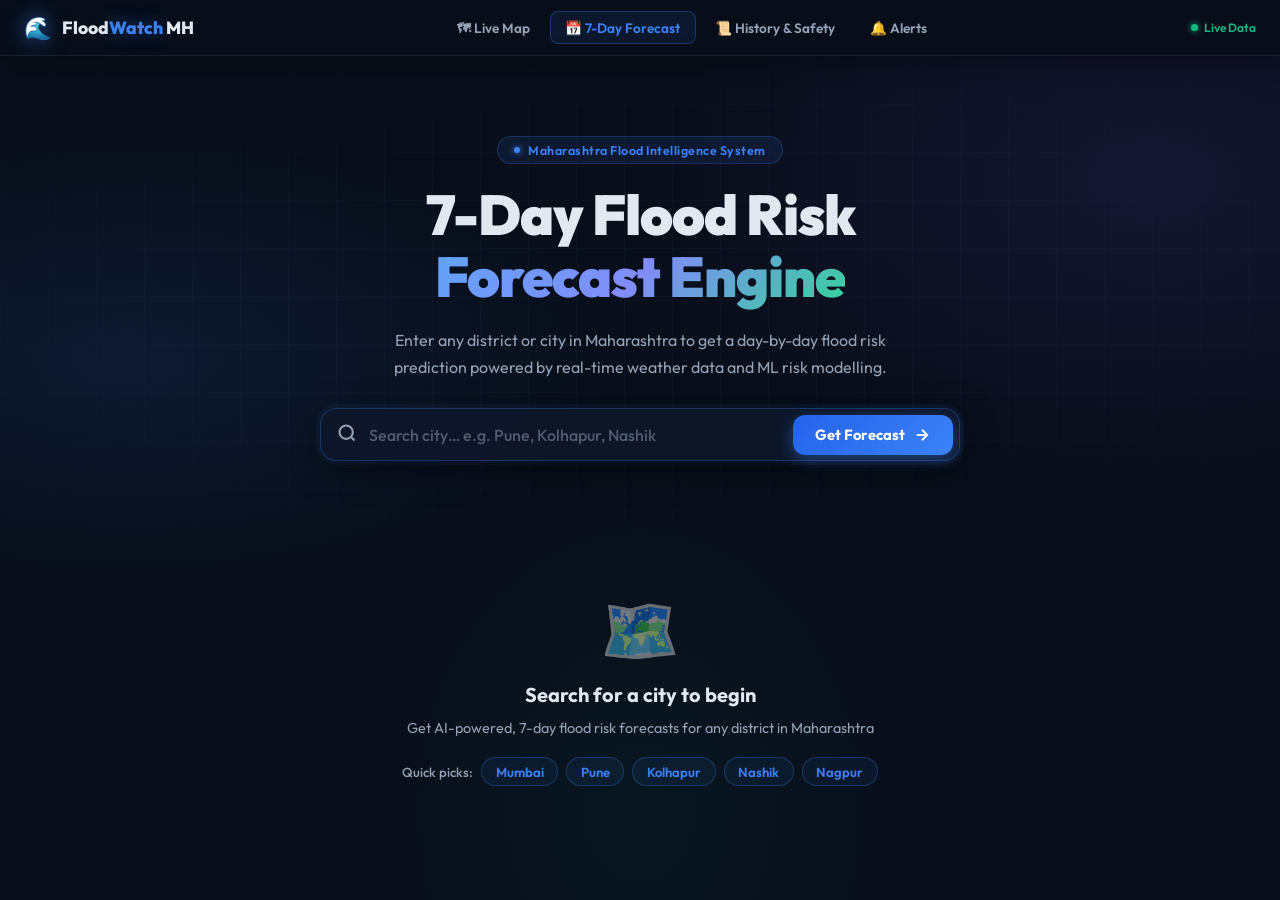
<file: templates/forecast.html>
<!DOCTYPE html>
<html lang="en">

<head>
    <meta charset="UTF-8" />
    <meta name="viewport" content="width=device-width, initial-scale=1.0" />
    <title>7-Day Flood Forecast — FloodWatch MH</title>
    <link rel="preconnect" href="https://fonts.googleapis.com" />
    <link rel="preconnect" href="https://fonts.gstatic.com" crossorigin />
    <link href="https://fonts.googleapis.com/css2?family=Outfit:wght@300;400;500;600;700;800;900&display=swap"
        rel="stylesheet" />
    <link rel="stylesheet" href="/static/css/forecast.css" />
</head>

<body>

    <nav class="navbar">
        <div class="nav-brand">
            <span class="nav-logo">🌊</span>
            <span class="nav-title">Flood<span>Watch</span> MH</span>
        </div>
        <div class="nav-links">
            <a href="/" class="nav-link">🗺 Live Map</a>
            <a href="/forecast" class="nav-link active">📅 7-Day Forecast</a>
            <a href="/history" class="nav-link">📜 History & Safety</a>
            <a href="/alerts" class="nav-link">🔔 Alerts</a>
        </div>
        <div class="nav-status">
            <span class="status-dot"></span> Live Data
        </div>
    </nav>

    <section class="hero-section">
        <div class="hero-bg-grid"></div>
        <div class="hero-content">
            <div class="hero-badge">
                <span class="badge-dot"></span>
                Maharashtra Flood Intelligence System
            </div>
            <h1 class="hero-title">
                7-Day Flood Risk<br />
                <span class="gradient-text">Forecast Engine</span>
            </h1>
            <p class="hero-sub">Enter any district or city in Maharashtra to get a day-by-day flood risk prediction
                powered by real-time weather data and ML risk modelling.</p>

            <div class="search-container">
                <div class="search-wrap">
                    <div class="search-icon">
                        <svg width="20" height="20" viewBox="0 0 24 24" fill="none" stroke="currentColor"
                            stroke-width="2.5">
                            <circle cx="11" cy="11" r="8" />
                            <line x1="21" y1="21" x2="16.65" y2="16.65" />
                        </svg>
                    </div>
                    <input type="text" id="cityInput" placeholder="Search city… e.g. Pune, Kolhapur, Nashik"
                        autocomplete="off" />
                    <button id="forecastBtn" class="forecast-btn">
                        <span id="btnText">Get Forecast</span>
                        <svg id="btnIcon" width="18" height="18" viewBox="0 0 24 24" fill="none" stroke="currentColor"
                            stroke-width="2.5">
                            <line x1="5" y1="12" x2="19" y2="12" />
                            <polyline points="12 5 19 12 12 19" />
                        </svg>
                        <div id="btnSpinner" class="btn-spinner hidden"></div>
                    </button>
                </div>
                <div id="suggestions" class="suggestions hidden"></div>
                <p id="searchError" class="search-error hidden">⚠ City not found. Try a different name.</p>
            </div>
        </div>
    </section>

    <section id="forecastSection" class="forecast-section hidden">
        <div class="city-summary-bar">
            <div class="csb-left">
                <span class="csb-icon">📍</span>
                <div>
                    <h2 id="cityName" class="csb-city">—</h2>
                    <p class="csb-meta">Maharashtra · Next 7 Days</p>
                </div>
            </div>
            <div class="csb-chips" id="summaryChips"></div>
            <div class="csb-right">
                <span id="overallBadge" class="overall-badge">—</span>
            </div>
        </div>

        <div class="forecast-grid" id="forecastGrid"></div>

        <div class="chart-section">
            <div class="chart-header">
                <h3>Risk Trend Over 7 Days</h3>
                <div class="chart-legend">
                    <span class="leg-item"><span class="leg-dot high"></span> High</span>
                    <span class="leg-item"><span class="leg-dot moderate"></span> Moderate</span>
                    <span class="leg-item"><span class="leg-dot low"></span> Low</span>
                </div>
            </div>
            <div class="chart-container">
                <canvas id="riskChart"></canvas>
            </div>
        </div>

        <div class="detail-table-section">
            <h3>Detailed Weather Parameters</h3>
            <div class="table-wrap">
                <table class="detail-table">
                    <thead>
                        <tr>
                            <th>Day</th>
                            <th>🌧 Rain (mm)</th>
                            <th>🌡 Temp (°C)</th>
                            <th>💧 Humidity (%)</th>
                            <th>🏞 River Level (m)</th>
                            <th>🌱 Soil Moisture (%)</th>
                            <th>💨 Wind (km/h)</th>
                            <th>Risk %</th>
                            <th>Severity</th>
                        </tr>
                    </thead>
                    <tbody id="tableBody"></tbody>
                </table>
            </div>
        </div>

        <div id="recommendationPanel" class="recommendation-panel"></div>
    </section>

    <div id="emptyState" class="empty-state">
        <div class="empty-icon">🗺️</div>
        <h3>Search for a city to begin</h3>
        <p>Get AI-powered, 7-day flood risk forecasts for any district in Maharashtra</p>
        <div class="quick-cities">
            <span class="qc-label">Quick picks:</span>
            <button class="qc-btn" onclick="quickSearch('Mumbai')">Mumbai</button>
            <button class="qc-btn" onclick="quickSearch('Pune')">Pune</button>
            <button class="qc-btn" onclick="quickSearch('Kolhapur')">Kolhapur</button>
            <button class="qc-btn" onclick="quickSearch('Nashik')">Nashik</button>
            <button class="qc-btn" onclick="quickSearch('Nagpur')">Nagpur</button>
        </div>
    </div>

    <script src="/static/js/forecast.js"></script>
</body>

</html>
</file>
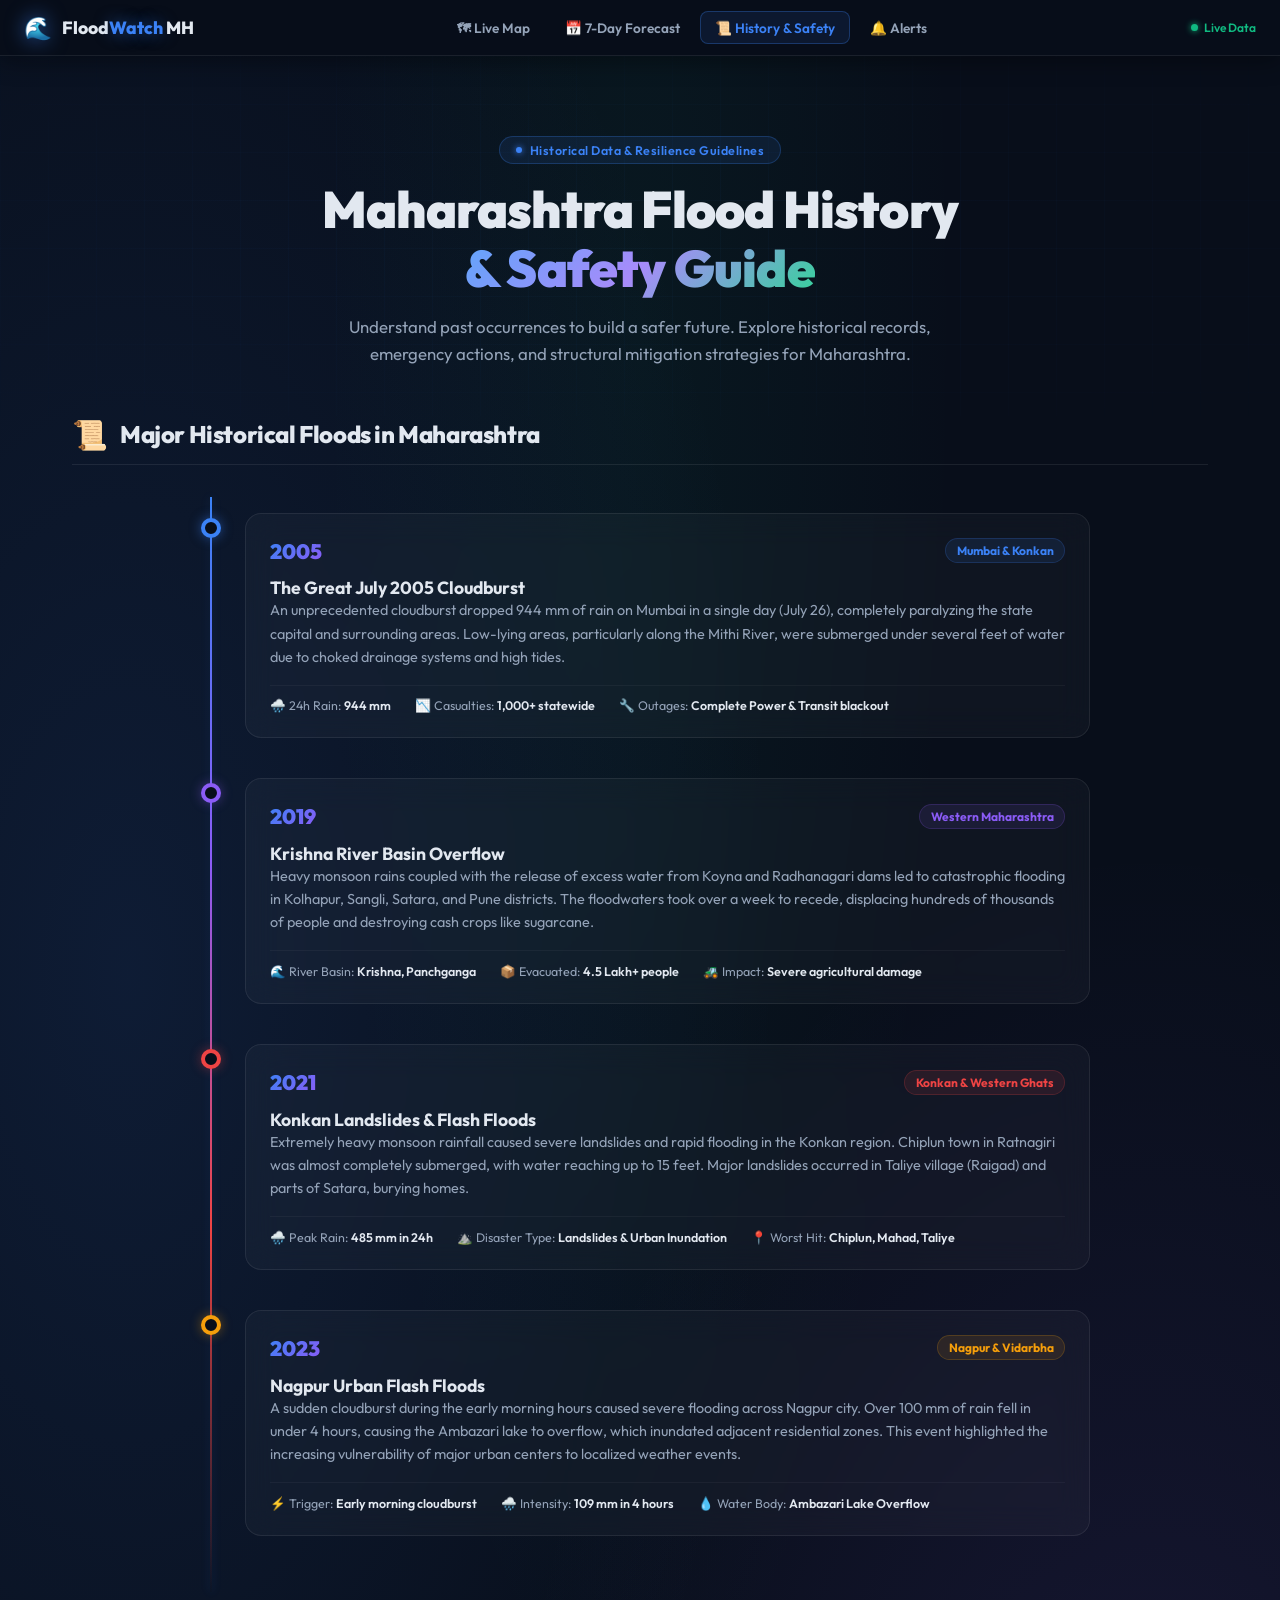
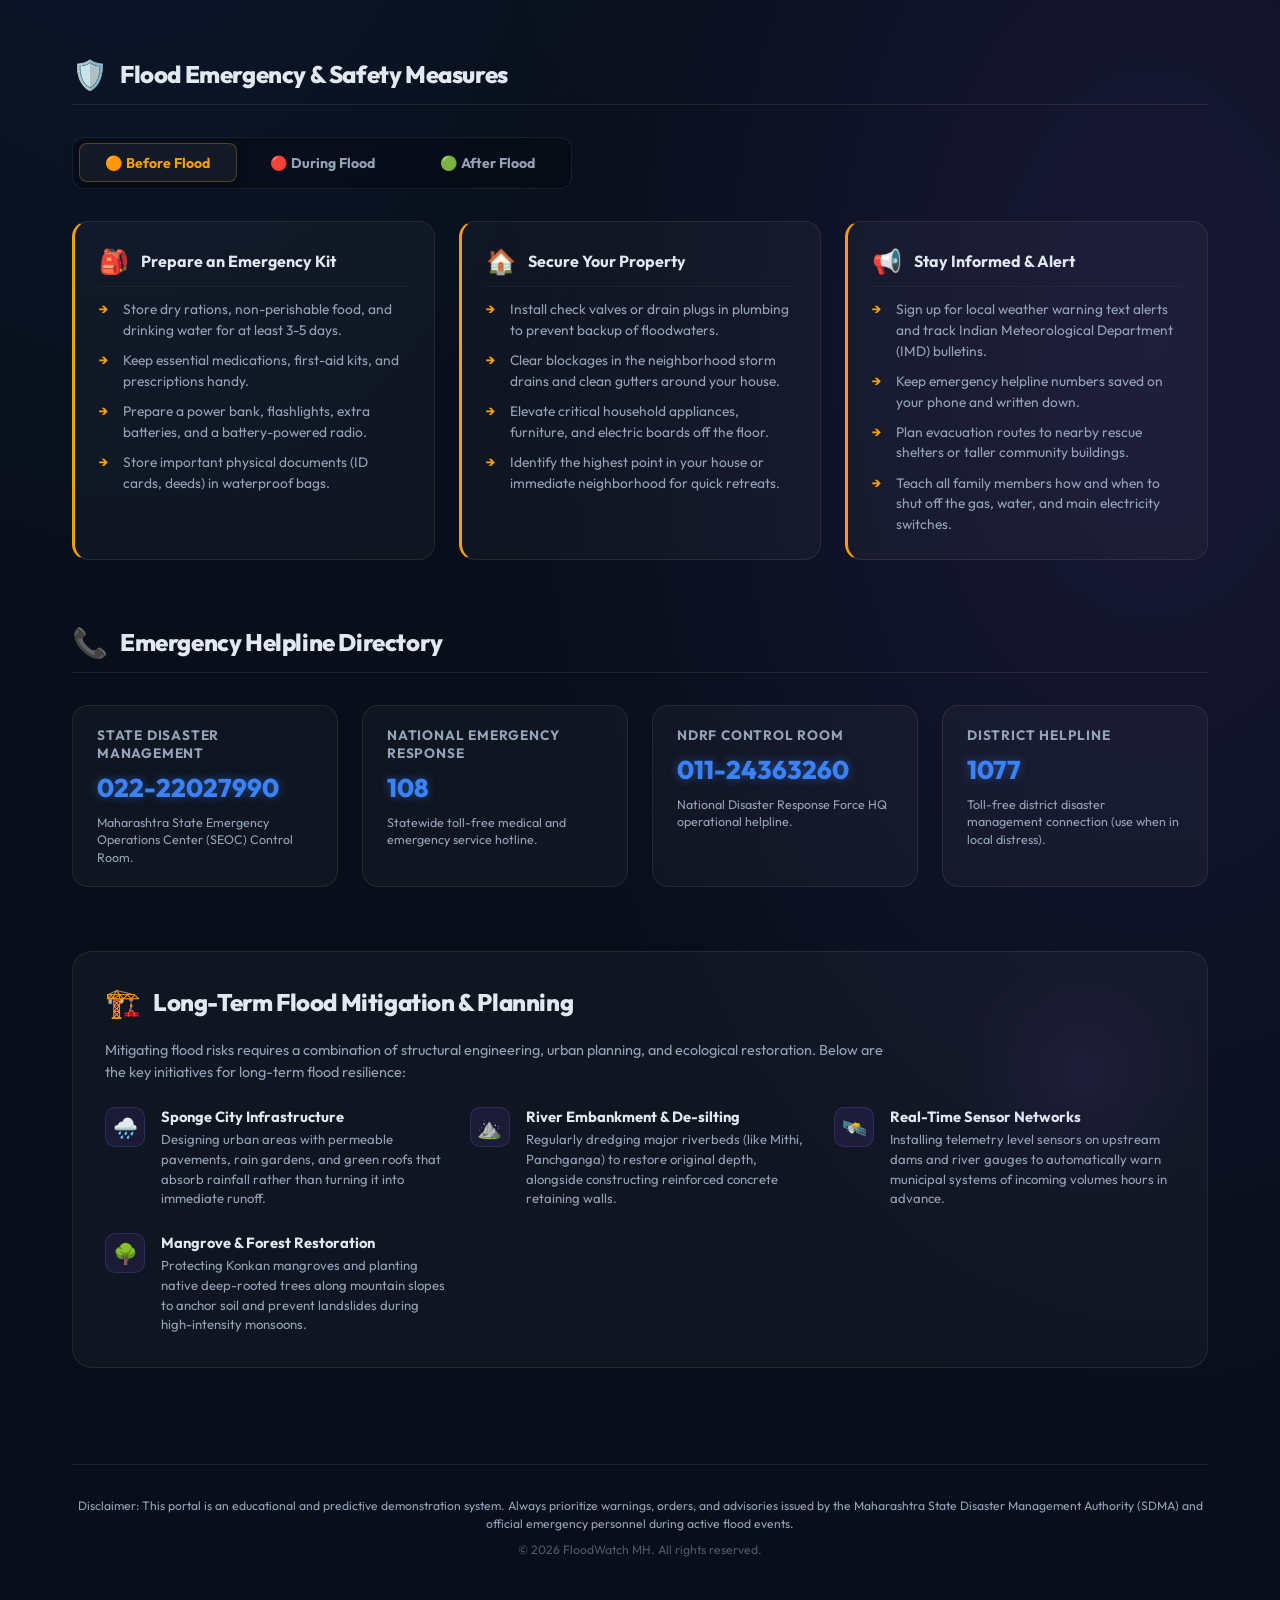
<file: templates/history.html>
<!DOCTYPE html>
<html lang="en">

<head>
    <meta charset="UTF-8" />
    <meta name="viewport" content="width=device-width, initial-scale=1.0" />
    <title>Flood History & Safety Guide — FloodWatch MH</title>
    <link rel="preconnect" href="https://fonts.googleapis.com" />
    <link rel="preconnect" href="https://fonts.gstatic.com" crossorigin />
    <link href="https://fonts.googleapis.com/css2?family=Outfit:wght@300;400;500;600;700;800;900&display=swap"
        rel="stylesheet" />
    <link rel="stylesheet" href="/static/css/history.css" />
</head>

<body>

    <!-- Navbar -->
    <nav class="navbar">
        <div class="nav-brand">
            <span class="nav-logo">🌊</span>
            <span class="nav-title">Flood<span>Watch</span> MH</span>
        </div>
        <div class="nav-links">
            <a href="/" class="nav-link">🗺 Live Map</a>
            <a href="/forecast" class="nav-link">📅 7-Day Forecast</a>
            <a href="/history" class="nav-link active">📜 History & Safety</a>
            <a href="/alerts" class="nav-link">🔔 Alerts</a>
        </div>
        <div class="nav-status">
            <span class="status-dot"></span> Live Data
        </div>
    </nav>

    <!-- Hero Section -->
    <section class="history-hero">
        <div class="hero-bg-grid"></div>
        <div class="hero-content">
            <div class="hero-badge">
                <span class="badge-dot"></span>
                Historical Data & Resilience Guidelines
            </div>
            <h1 class="hero-title">
                Maharashtra Flood History<br />
                <span class="gradient-text">&amp; Safety Guide</span>
            </h1>
            <p class="hero-sub">Understand past occurrences to build a safer future. Explore historical records, 
                emergency actions, and structural mitigation strategies for Maharashtra.</p>
        </div>
    </section>

    <!-- Main Content Grid -->
    <div class="content-container">

        <!-- 1. Maharashtra Flood History Timeline -->
        <section class="timeline-section">
            <div class="section-header">
                <span class="section-icon">📜</span>
                <h2>Major Historical Floods in Maharashtra</h2>
            </div>
            
            <div class="timeline">
                <!-- 2005 Floods -->
                <div class="timeline-item">
                    <div class="timeline-dot"></div>
                    <div class="timeline-card">
                        <div class="timeline-header">
                            <span class="timeline-year">2005</span>
                            <span class="timeline-location">Mumbai & Konkan</span>
                        </div>
                        <h3 class="timeline-title">The Great July 2005 Cloudburst</h3>
                        <p class="timeline-desc">An unprecedented cloudburst dropped 944 mm of rain on Mumbai in a single day (July 26), 
                            completely paralyzing the state capital and surrounding areas. Low-lying areas, particularly along the Mithi River, 
                            were submerged under several feet of water due to choked drainage systems and high tides.</p>
                        <div class="timeline-stats">
                            <span class="t-stat">🌧️ 24h Rain: <strong>944 mm</strong></span>
                            <span class="t-stat">📉 Casualties: <strong>1,000+ statewide</strong></span>
                            <span class="t-stat">🔧 Outages: <strong>Complete Power & Transit blackout</strong></span>
                        </div>
                    </div>
                </div>

                <!-- 2019 Floods -->
                <div class="timeline-item">
                    <div class="timeline-dot"></div>
                    <div class="timeline-card">
                        <div class="timeline-header">
                            <span class="timeline-year">2019</span>
                            <span class="timeline-location">Western Maharashtra</span>
                        </div>
                        <h3 class="timeline-title">Krishna River Basin Overflow</h3>
                        <p class="timeline-desc">Heavy monsoon rains coupled with the release of excess water from Koyna and Radhanagari dams 
                            led to catastrophic flooding in Kolhapur, Sangli, Satara, and Pune districts. The floodwaters took over a week to recede, 
                            displacing hundreds of thousands of people and destroying cash crops like sugarcane.</p>
                        <div class="timeline-stats">
                            <span class="t-stat">🌊 River Basin: <strong>Krishna, Panchganga</strong></span>
                            <span class="t-stat">📦 Evacuated: <strong>4.5 Lakh+ people</strong></span>
                            <span class="t-stat">🚜 Impact: <strong>Severe agricultural damage</strong></span>
                        </div>
                    </div>
                </div>

                <!-- 2021 Floods -->
                <div class="timeline-item">
                    <div class="timeline-dot"></div>
                    <div class="timeline-card">
                        <div class="timeline-header">
                            <span class="timeline-year">2021</span>
                            <span class="timeline-location">Konkan & Western Ghats</span>
                        </div>
                        <h3 class="timeline-title">Konkan Landslides & Flash Floods</h3>
                        <p class="timeline-desc">Extremely heavy monsoon rainfall caused severe landslides and rapid flooding in the Konkan region. 
                            Chiplun town in Ratnagiri was almost completely submerged, with water reaching up to 15 feet. 
                            Major landslides occurred in Taliye village (Raigad) and parts of Satara, burying homes.</p>
                        <div class="timeline-stats">
                            <span class="t-stat">🌧️ Peak Rain: <strong>485 mm in 24h</strong></span>
                            <span class="t-stat">⛰️ Disaster Type: <strong>Landslides & Urban Inundation</strong></span>
                            <span class="t-stat">📍 Worst Hit: <strong>Chiplun, Mahad, Taliye</strong></span>
                        </div>
                    </div>
                </div>

                <!-- 2023 Floods -->
                <div class="timeline-item">
                    <div class="timeline-dot"></div>
                    <div class="timeline-card">
                        <div class="timeline-header">
                            <span class="timeline-year">2023</span>
                            <span class="timeline-location">Nagpur & Vidarbha</span>
                        </div>
                        <h3 class="timeline-title">Nagpur Urban Flash Floods</h3>
                        <p class="timeline-desc">A sudden cloudburst during the early morning hours caused severe flooding across Nagpur city. 
                            Over 100 mm of rain fell in under 4 hours, causing the Ambazari lake to overflow, which inundated adjacent residential zones. 
                            This event highlighted the increasing vulnerability of major urban centers to localized weather events.</p>
                        <div class="timeline-stats">
                            <span class="t-stat">⚡ Trigger: <strong>Early morning cloudburst</strong></span>
                            <span class="t-stat">🌧️ Intensity: <strong>109 mm in 4 hours</strong></span>
                            <span class="t-stat">💧 Water Body: <strong>Ambazari Lake Overflow</strong></span>
                        </div>
                    </div>
                </div>
            </div>
        </section>

        <!-- 2. Safety Guidelines Dashboard -->
        <section class="safety-section">
            <div class="section-header">
                <span class="section-icon">🛡️</span>
                <h2>Flood Emergency & Safety Measures</h2>
            </div>

            <!-- Tabs -->
            <div class="safety-tabs">
                <button class="safety-tab active" data-phase="before" onclick="switchPhase('before')">🟠 Before Flood</button>
                <button class="safety-tab" data-phase="during" onclick="switchPhase('during')">🔴 During Flood</button>
                <button class="safety-tab" data-phase="after" onclick="switchPhase('after')">🟢 After Flood</button>
            </div>

            <!-- Tab 1: Before -->
            <div id="panel-before" class="safety-panel panel-before active">
                <div class="safety-card">
                    <div class="safety-card-header">
                        <span class="safety-card-icon">🎒</span>
                        <h3 class="safety-card-title">Prepare an Emergency Kit</h3>
                    </div>
                    <ul class="safety-list">
                        <li>Store dry rations, non-perishable food, and drinking water for at least 3-5 days.</li>
                        <li>Keep essential medications, first-aid kits, and prescriptions handy.</li>
                        <li>Prepare a power bank, flashlights, extra batteries, and a battery-powered radio.</li>
                        <li>Store important physical documents (ID cards, deeds) in waterproof bags.</li>
                    </ul>
                </div>
                <div class="safety-card">
                    <div class="safety-card-header">
                        <span class="safety-card-icon">🏠</span>
                        <h3 class="safety-card-title">Secure Your Property</h3>
                    </div>
                    <ul class="safety-list">
                        <li>Install check valves or drain plugs in plumbing to prevent backup of floodwaters.</li>
                        <li>Clear blockages in the neighborhood storm drains and clean gutters around your house.</li>
                        <li>Elevate critical household appliances, furniture, and electric boards off the floor.</li>
                        <li>Identify the highest point in your house or immediate neighborhood for quick retreats.</li>
                    </ul>
                </div>
                <div class="safety-card">
                    <div class="safety-card-header">
                        <span class="safety-card-icon">📢</span>
                        <h3 class="safety-card-title">Stay Informed & Alert</h3>
                    </div>
                    <ul class="safety-list">
                        <li>Sign up for local weather warning text alerts and track Indian Meteorological Department (IMD) bulletins.</li>
                        <li>Keep emergency helpline numbers saved on your phone and written down.</li>
                        <li>Plan evacuation routes to nearby rescue shelters or taller community buildings.</li>
                        <li>Teach all family members how and when to shut off the gas, water, and main electricity switches.</li>
                    </ul>
                </div>
            </div>

            <!-- Tab 2: During -->
            <div id="panel-during" class="safety-panel panel-during">
                <div class="safety-card">
                    <div class="safety-card-header">
                        <span class="safety-card-icon">⚠️</span>
                        <h3 class="safety-card-title">Evacuate Immediately</h3>
                    </div>
                    <ul class="safety-list">
                        <li>If authorities declare evacuation protocols, leave your premises immediately. Do not delay.</li>
                        <li>Shut off main power grids and gas cylinders before locking up your house.</li>
                        <li>Travel along designated evacuation paths. Do not take shortcuts through unfamiliar paths.</li>
                        <li>Move pets to secure elevations and release livestock from enclosures.</li>
                    </ul>
                </div>
                <div class="safety-card">
                    <div class="safety-card-header">
                        <span class="safety-card-icon">🚷</span>
                        <h3 class="safety-card-title">Avoid Moving Waters</h3>
                    </div>
                    <ul class="safety-list">
                        <li>Do not walk, swim, or drive through moving water. Just 6 inches of fast water can knock you down.</li>
                        <li>Avoid driving onto flooded roads. Vehicles can easily float away in 1-2 feet of water.</li>
                        <li>If your vehicle stalls in rapidly rising water, abandon it immediately and seek higher ground.</li>
                        <li>Stay clear of riverbanks, bridges over high currents, and open stormwater drains.</li>
                    </ul>
                </div>
                <div class="safety-card">
                    <div class="safety-card-header">
                        <span class="safety-card-icon">⚡</span>
                        <h3 class="safety-card-title">Electrical & Health Risks</h3>
                    </div>
                    <ul class="safety-list">
                        <li>Never touch electrical equipment if you are wet, standing in water, or near fallen power lines.</li>
                        <li>Avoid walking through floodwater with open wounds, as it contains chemical runoff and sewage.</li>
                        <li>Do not consume any food that has come in contact with floodwaters.</li>
                        <li>Drink only bottled, boiled, or chemically treated water during active emergency events.</li>
                    </ul>
                </div>
            </div>

            <!-- Tab 3: After -->
            <div id="panel-after" class="safety-panel panel-after">
                <div class="safety-card">
                    <div class="safety-card-header">
                        <span class="safety-card-icon">🔍</span>
                        <h3 class="safety-card-title">Inspect Before Entering</h3>
                    </div>
                    <ul class="safety-list">
                        <li>Do not return home until emergency officials state it is safe to do so.</li>
                        <li>Inspect the foundation, walls, and roof structure for physical damage before entering.</li>
                        <li>Do not turn on electrical systems if you smell gas or if electrical wiring was submerged.</li>
                        <li>Photograph property damage to help with eventual insurance claims and disaster relief.</li>
                    </ul>
                </div>
                <div class="safety-card">
                    <div class="safety-card-header">
                        <span class="safety-card-icon">🧼</span>
                        <h3 class="safety-card-title">Sanitize & Clean</h3>
                    </div>
                    <ul class="safety-list">
                        <li>Clean and disinfect everything that got wet. Submerged silt contains biological pathogens.</li>
                        <li>Discard dry food, medicine, and cosmetics that touched floodwater.</li>
                        <li>Wear heavy rubber gloves and boots while clearing mud and sanitizing surfaces.</li>
                        <li>Be on the lookout for reptiles or rodents that may have entered building interiors for dry shelter.</li>
                    </ul>
                </div>
                <div class="safety-card">
                    <div class="safety-card-header">
                        <span class="safety-card-icon">📈</span>
                        <h3 class="safety-card-title">Monitor Health & Disease</h3>
                    </div>
                    <ul class="safety-list">
                        <li>Watch for signs of waterborne diseases (cholera, typhoid) and vector diseases (dengue, malaria).</li>
                        <li>Ensure stagnant water pools around your property are drained or treated to prevent mosquito breeding.</li>
                        <li>Maintain personal hygiene and wash hands thoroughly with clean water and soap.</li>
                        <li>Seek immediate medical help at relief centers if you show symptoms of fever or skin infections.</li>
                    </ul>
                </div>
            </div>
        </section>

        <!-- 3. Emergency Helpline Center -->
        <section class="helpline-section">
            <div class="section-header">
                <span class="section-icon">📞</span>
                <h2>Emergency Helpline Directory</h2>
            </div>
            <div class="helpline-grid">
                <div class="helpline-card">
                    <span class="helpline-title">State Disaster Management</span>
                    <span class="helpline-num">022-22027990</span>
                    <p class="helpline-desc">Maharashtra State Emergency Operations Center (SEOC) Control Room.</p>
                </div>
                <div class="helpline-card">
                    <span class="helpline-title">National Emergency Response</span>
                    <span class="helpline-num">108</span>
                    <p class="helpline-desc">Statewide toll-free medical and emergency service hotline.</p>
                </div>
                <div class="helpline-card">
                    <span class="helpline-title">NDRF Control Room</span>
                    <span class="helpline-num">011-24363260</span>
                    <p class="helpline-desc">National Disaster Response Force HQ operational helpline.</p>
                </div>
                <div class="helpline-card">
                    <span class="helpline-title">District Helpline</span>
                    <span class="helpline-num">1077</span>
                    <p class="helpline-desc">Toll-free district disaster management connection (use when in local distress).</p>
                </div>
            </div>
        </section>

        <!-- 4. Long-Term Mitigation Strategies -->
        <section class="mitigation-section">
            <div class="section-header" style="border: none; margin-bottom: 0.5rem;">
                <span class="section-icon">🏗️</span>
                <h2>Long-Term Flood Mitigation & Planning</h2>
            </div>
            <p style="font-size: 0.9rem; color: var(--text-secondary); line-height: 1.5; max-width: 800px;">
                Mitigating flood risks requires a combination of structural engineering, urban planning, and ecological restoration. 
                Below are the key initiatives for long-term flood resilience:
            </p>
            <div class="mitigation-grid">
                <div class="mitigation-item">
                    <div class="mitigation-badge">🌧️</div>
                    <div class="mitigation-text">
                        <h4>Sponge City Infrastructure</h4>
                        <p>Designing urban areas with permeable pavements, rain gardens, and green roofs that absorb rainfall rather than turning it into immediate runoff.</p>
                    </div>
                </div>
                <div class="mitigation-item">
                    <div class="mitigation-badge">⛰️</div>
                    <div class="mitigation-text">
                        <h4>River Embankment & De-silting</h4>
                        <p>Regularly dredging major riverbeds (like Mithi, Panchganga) to restore original depth, alongside constructing reinforced concrete retaining walls.</p>
                    </div>
                </div>
                <div class="mitigation-item">
                    <div class="mitigation-badge">🛰️</div>
                    <div class="mitigation-text">
                        <h4>Real-Time Sensor Networks</h4>
                        <p>Installing telemetry level sensors on upstream dams and river gauges to automatically warn municipal systems of incoming volumes hours in advance.</p>
                    </div>
                </div>
                <div class="mitigation-item">
                    <div class="mitigation-badge">🌳</div>
                    <div class="mitigation-text">
                        <h4>Mangrove & Forest Restoration</h4>
                        <p>Protecting Konkan mangroves and planting native deep-rooted trees along mountain slopes to anchor soil and prevent landslides during high-intensity monsoons.</p>
                    </div>
                </div>
            </div>
        </section>

        <!-- Disclaimer -->
        <footer class="footer-disclaimer">
            <p>Disclaimer: This portal is an educational and predictive demonstration system. 
                Always prioritize warnings, orders, and advisories issued by the Maharashtra State Disaster Management Authority (SDMA) 
                and official emergency personnel during active flood events.</p>
            <p style="margin-top: 0.5rem; opacity: 0.5;">© 2026 FloodWatch MH. All rights reserved.</p>
        </footer>

    </div>

    <!-- Script to toggle safety tabs -->
    <script>
        function switchPhase(phase) {
            // Remove active classes
            document.querySelectorAll('.safety-tab').forEach(tab => {
                tab.classList.remove('active');
            });
            document.querySelectorAll('.safety-panel').forEach(panel => {
                panel.classList.remove('active');
            });

            // Add active classes to selected
            const activeTab = document.querySelector(`.safety-tab[data-phase="${phase}"]`);
            const activePanel = document.getElementById(`panel-${phase}`);

            if (activeTab && activePanel) {
                activeTab.classList.add('active');
                activePanel.classList.add('active');
            }
        }
    </script>
</body>

</html>
</file>
<file: static/css/forecast.css>
:root {
    --bg-main: #080e1a;
    --bg-secondary: #0f172a;
    --glass-bg: rgba(255, 255, 255, 0.03);
    --glass-border: rgba(255, 255, 255, 0.08);
    --text-primary: #e2e8f0;
    --text-secondary: #94a3b8;
    --accent-blue: #3b82f6;
    --accent-glow: rgba(59, 130, 246, 0.5);
    --risk-low: #10b981;
    --risk-moderate: #f59e0b;
    --risk-high: #ef4444;
}

*,
*::before,
*::after {
    margin: 0;
    padding: 0;
    box-sizing: border-box;
    font-family: 'Outfit', sans-serif;
}

html {
    scroll-behavior: smooth;
}

body {
    background-color: var(--bg-main);
    color: var(--text-primary);
    min-height: 100vh;
    background-image:
        radial-gradient(ellipse at 10% 40%, rgba(59, 130, 246, 0.10), transparent 30%),
        radial-gradient(ellipse at 90% 20%, rgba(139, 92, 246, 0.10), transparent 30%),
        radial-gradient(ellipse at 50% 90%, rgba(16, 185, 129, 0.05), transparent 30%);
    overflow-x: hidden;
}

/* Navbar */
.navbar {
    position: sticky;
    top: 0;
    z-index: 9999;
    height: 56px;
    display: flex;
    align-items: center;
    justify-content: space-between;
    padding: 0 1.5rem;
    background: rgba(8, 14, 26, 0.92);
    backdrop-filter: blur(20px);
    border-bottom: 1px solid var(--glass-border);
    box-shadow: 0 4px 24px rgba(0, 0, 0, 0.4);
}

.nav-brand {
    display: flex;
    align-items: center;
    gap: 0.6rem;
}

.nav-logo {
    font-size: 1.4rem;
    filter: drop-shadow(0 0 10px rgba(59, 130, 246, 0.6));
}

.nav-title {
    font-size: 1.1rem;
    font-weight: 800;
    color: var(--text-primary);
}

.nav-title span {
    color: var(--accent-blue);
    text-shadow: 0 0 16px var(--accent-glow);
}

.nav-links {
    display: flex;
    gap: 0.25rem;
}

.nav-link {
    display: flex;
    align-items: center;
    gap: 0.4rem;
    padding: 0.4rem 0.9rem;
    border-radius: 8px;
    font-size: 0.85rem;
    font-weight: 600;
    color: var(--text-secondary);
    text-decoration: none;
    border: 1px solid transparent;
    transition: all 0.2s ease;
}

.nav-link:hover {
    color: var(--text-primary);
    background: rgba(255, 255, 255, 0.06);
    border-color: var(--glass-border);
}

.nav-link.active {
    color: var(--accent-blue);
    background: rgba(59, 130, 246, 0.1);
    border-color: rgba(59, 130, 246, 0.3);
}

.nav-status {
    display: flex;
    align-items: center;
    gap: 0.4rem;
    font-size: 0.75rem;
    font-weight: 600;
    color: #10b981;
}

.status-dot {
    width: 7px;
    height: 7px;
    border-radius: 50%;
    background: #10b981;
    box-shadow: 0 0 6px #10b981;
    animation: blink 2s ease-in-out infinite;
}

@keyframes blink {

    0%,
    100% {
        opacity: 1
    }

    50% {
        opacity: 0.3
    }
}

/* Hero */
.hero-section {
    position: relative;
    padding: 5rem 2rem 4rem;
    text-align: center;
    overflow: hidden;
}

.hero-bg-grid {
    position: absolute;
    inset: 0;
    background-image: linear-gradient(rgba(59, 130, 246, 0.06) 1px, transparent 1px), linear-gradient(90deg, rgba(59, 130, 246, 0.06) 1px, transparent 1px);
    background-size: 48px 48px;
    mask-image: radial-gradient(ellipse 80% 80% at 50% 50%, black, transparent);
    pointer-events: none;
}

.hero-content {
    position: relative;
    z-index: 1;
    max-width: 720px;
    margin: 0 auto;
    display: flex;
    flex-direction: column;
    align-items: center;
    gap: 1.25rem;
}

.hero-badge {
    display: inline-flex;
    align-items: center;
    gap: 0.5rem;
    padding: 0.35rem 1rem;
    border-radius: 20px;
    font-size: 0.78rem;
    font-weight: 600;
    letter-spacing: 0.5px;
    color: var(--accent-blue);
    background: rgba(59, 130, 246, 0.1);
    border: 1px solid rgba(59, 130, 246, 0.25);
}

.badge-dot {
    width: 6px;
    height: 6px;
    border-radius: 50%;
    background: var(--accent-blue);
    box-shadow: 0 0 6px var(--accent-blue);
    animation: blink 2s ease-in-out infinite;
}

.hero-title {
    font-size: clamp(2.2rem, 5vw, 3.5rem);
    font-weight: 900;
    line-height: 1.1;
    letter-spacing: -1px;
}

.gradient-text {
    background: linear-gradient(135deg, #60a5fa 0%, #818cf8 50%, #34d399 100%);
    -webkit-background-clip: text;
    -webkit-text-fill-color: transparent;
    background-clip: text;
}

.hero-sub {
    font-size: 1rem;
    color: var(--text-secondary);
    max-width: 560px;
    line-height: 1.65;
}

/* Search */
.search-container {
    width: 100%;
    max-width: 640px;
    position: relative;
    margin-top: 0.5rem;
}

.search-wrap {
    display: flex;
    align-items: center;
    background: rgba(15, 23, 42, 0.9);
    border: 1px solid rgba(59, 130, 246, 0.3);
    border-radius: 16px;
    padding: 0.35rem 0.35rem 0.35rem 1rem;
    box-shadow: 0 0 0 4px rgba(59, 130, 246, 0.06), 0 8px 32px rgba(0, 0, 0, 0.5);
    transition: border-color 0.2s, box-shadow 0.2s;
}

.search-wrap:focus-within {
    border-color: var(--accent-blue);
    box-shadow: 0 0 0 4px rgba(59, 130, 246, 0.15), 0 8px 32px rgba(0, 0, 0, 0.5);
}

.search-icon {
    color: var(--text-secondary);
    flex-shrink: 0;
}

#cityInput {
    flex: 1;
    background: transparent;
    border: none;
    outline: none;
    color: var(--text-primary);
    font-size: 1rem;
    font-weight: 500;
    padding: 0.6rem 0.75rem;
    min-width: 0;
}

#cityInput::placeholder {
    color: rgba(148, 163, 184, 0.5);
}

.forecast-btn {
    display: flex;
    align-items: center;
    gap: 0.5rem;
    padding: 0.65rem 1.4rem;
    border: none;
    border-radius: 12px;
    cursor: pointer;
    background: linear-gradient(135deg, #2563eb, #3b82f6);
    color: #fff;
    font-size: 0.92rem;
    font-weight: 700;
    box-shadow: 0 4px 16px rgba(59, 130, 246, 0.45);
    transition: all 0.2s ease;
    white-space: nowrap;
    flex-shrink: 0;
}

.forecast-btn:hover {
    background: linear-gradient(135deg, #1d4ed8, #2563eb);
    transform: translateY(-1px);
}

.btn-spinner {
    width: 18px;
    height: 18px;
    border: 2.5px solid rgba(255, 255, 255, 0.35);
    border-top-color: #fff;
    border-radius: 50%;
    animation: spin 0.7s linear infinite;
}

@keyframes spin {
    to {
        transform: rotate(360deg);
    }
}

.suggestions {
    position: absolute;
    top: calc(100% + 8px);
    left: 0;
    right: 0;
    background: var(--bg-secondary);
    border: 1px solid rgba(59, 130, 246, 0.25);
    border-radius: 12px;
    overflow: hidden;
    z-index: 100;
    box-shadow: 0 16px 48px rgba(0, 0, 0, 0.6);
}

.suggestion-item {
    padding: 0.75rem 1.25rem;
    cursor: pointer;
    font-size: 0.92rem;
    color: var(--text-secondary);
    display: flex;
    align-items: center;
    gap: 0.6rem;
    transition: background 0.15s;
}

.suggestion-item:hover {
    background: rgba(59, 130, 246, 0.1);
    color: var(--text-primary);
}

.search-error {
    margin-top: 0.6rem;
    color: var(--risk-high);
    font-size: 0.85rem;
    font-weight: 500;
    text-align: left;
    padding-left: 0.5rem;
}

/* Forecast Section */
.forecast-section {
    max-width: 1300px;
    margin: 0 auto;
    padding: 0 2rem 4rem;
    display: flex;
    flex-direction: column;
    gap: 2rem;
    animation: fadeIn 0.5s ease-out;
}

@keyframes fadeIn {
    from {
        opacity: 0;
        transform: translateY(20px)
    }

    to {
        opacity: 1;
        transform: translateY(0)
    }
}

/* City Summary Bar */
.city-summary-bar {
    display: flex;
    align-items: center;
    gap: 1.5rem;
    flex-wrap: wrap;
    background: var(--glass-bg);
    border: 1px solid var(--glass-border);
    border-radius: 16px;
    padding: 1.25rem 1.5rem;
    backdrop-filter: blur(16px);
}

.csb-left {
    display: flex;
    align-items: center;
    gap: 1rem;
}

.csb-icon {
    font-size: 1.75rem;
}

.csb-city {
    font-size: 1.6rem;
    font-weight: 800;
    letter-spacing: -0.4px;
}

.csb-meta {
    font-size: 0.8rem;
    color: var(--text-secondary);
    margin-top: 0.1rem;
}

.csb-chips {
    display: flex;
    gap: 0.5rem;
    flex-wrap: wrap;
    flex: 1;
}

.csb-chip {
    padding: 0.3rem 0.75rem;
    border-radius: 20px;
    font-size: 0.78rem;
    font-weight: 600;
    border: 1px solid var(--glass-border);
    background: rgba(255, 255, 255, 0.04);
    color: var(--text-secondary);
    white-space: nowrap;
}

.csb-chip strong {
    color: var(--text-primary);
}

.csb-right {
    margin-left: auto;
}

.overall-badge {
    padding: 0.45rem 1.25rem;
    border-radius: 20px;
    font-size: 0.88rem;
    font-weight: 800;
    text-transform: uppercase;
    letter-spacing: 0.5px;
}

.overall-badge.low {
    background: rgba(16, 185, 129, 0.15);
    color: var(--risk-low);
    border: 1px solid rgba(16, 185, 129, 0.4);
}

.overall-badge.moderate {
    background: rgba(245, 158, 11, 0.15);
    color: var(--risk-moderate);
    border: 1px solid rgba(245, 158, 11, 0.4);
}

.overall-badge.high {
    background: rgba(239, 68, 68, 0.15);
    color: var(--risk-high);
    border: 1px solid rgba(239, 68, 68, 0.4);
}

/* 7-Day Grid */
.forecast-grid {
    display: grid;
    grid-template-columns: repeat(7, 1fr);
    gap: 1rem;
}

@media (max-width: 1100px) {
    .forecast-grid {
        grid-template-columns: repeat(4, 1fr);
    }
}

@media (max-width: 700px) {
    .forecast-grid {
        grid-template-columns: repeat(2, 1fr);
    }
}

.day-card {
    background: var(--glass-bg);
    border: 1px solid var(--glass-border);
    border-radius: 16px;
    padding: 1.25rem 1rem;
    display: flex;
    flex-direction: column;
    align-items: center;
    gap: 0.65rem;
    transition: all 0.25s cubic-bezier(0.4, 0, 0.2, 1);
    position: relative;
    overflow: hidden;
    animation: cardIn 0.4s ease-out backwards;
}

.day-card:hover {
    transform: translateY(-4px);
    border-color: rgba(59, 130, 246, 0.3);
    box-shadow: 0 12px 32px rgba(0, 0, 0, 0.4);
}

.day-card.today {
    border-color: rgba(59, 130, 246, 0.5);
    box-shadow: 0 0 20px rgba(59, 130, 246, 0.15);
}

.day-card::before {
    content: '';
    position: absolute;
    inset: 0;
    border-radius: 16px;
    opacity: 0;
    transition: opacity 0.3s;
}

.day-card.high-risk::before {
    background: radial-gradient(ellipse at top, rgba(239, 68, 68, 0.12), transparent 70%);
    opacity: 1;
}

.day-card.mod-risk::before {
    background: radial-gradient(ellipse at top, rgba(245, 158, 11, 0.10), transparent 70%);
    opacity: 1;
}

.day-card.low-risk::before {
    background: radial-gradient(ellipse at top, rgba(16, 185, 129, 0.07), transparent 70%);
    opacity: 1;
}

@keyframes cardIn {
    from {
        opacity: 0;
        transform: translateY(12px)
    }

    to {
        opacity: 1;
        transform: translateY(0)
    }
}

.day-label {
    font-size: 0.72rem;
    font-weight: 700;
    color: var(--text-secondary);
    text-transform: uppercase;
    letter-spacing: 1px;
}

.day-date {
    font-size: 0.85rem;
    font-weight: 600;
    color: var(--text-primary);
}

.today-pill {
    background: rgba(59, 130, 246, 0.2);
    color: var(--accent-blue);
    border: 1px solid rgba(59, 130, 246, 0.4);
    border-radius: 12px;
    padding: 0.15rem 0.55rem;
    font-size: 0.65rem;
    font-weight: 700;
    letter-spacing: 0.5px;
}

.day-weather-icon {
    font-size: 2rem;
    line-height: 1;
}

.day-risk-value {
    font-size: 2rem;
    font-weight: 900;
    line-height: 1;
    letter-spacing: -1px;
}

.day-risk-pct {
    font-size: 0.75rem;
    font-weight: 400;
    color: var(--text-secondary);
}

.day-bar-wrap {
    width: 100%;
    background: rgba(255, 255, 255, 0.06);
    border-radius: 6px;
    height: 5px;
    overflow: hidden;
}

.day-bar {
    height: 100%;
    border-radius: 6px;
    transition: width 0.6s ease;
}

.day-severity {
    font-size: 0.72rem;
    font-weight: 700;
    text-transform: uppercase;
    letter-spacing: 0.6px;
    padding: 0.2rem 0.65rem;
    border-radius: 12px;
}

.day-severity.low {
    background: rgba(16, 185, 129, 0.12);
    color: var(--risk-low);
}

.day-severity.moderate {
    background: rgba(245, 158, 11, 0.12);
    color: var(--risk-moderate);
}

.day-severity.high {
    background: rgba(239, 68, 68, 0.12);
    color: var(--risk-high);
}

.day-mini-stats {
    width: 100%;
    display: flex;
    flex-direction: column;
    gap: 0.3rem;
}

.dms-row {
    display: flex;
    justify-content: space-between;
    align-items: center;
    font-size: 0.73rem;
}

.dms-label {
    color: var(--text-secondary);
}

.dms-val {
    font-weight: 600;
    color: var(--text-primary);
}

/* Chart */
.chart-section {
    background: var(--glass-bg);
    border: 1px solid var(--glass-border);
    border-radius: 16px;
    padding: 1.5rem;
}

.chart-header {
    display: flex;
    justify-content: space-between;
    align-items: center;
    margin-bottom: 1.25rem;
    flex-wrap: wrap;
    gap: 0.75rem;
}

.chart-header h3 {
    font-size: 1.05rem;
    font-weight: 700;
}

.chart-legend {
    display: flex;
    gap: 1rem;
}

.leg-item {
    display: flex;
    align-items: center;
    gap: 0.4rem;
    font-size: 0.8rem;
    color: var(--text-secondary);
}

.leg-dot {
    width: 10px;
    height: 10px;
    border-radius: 2px;
}

.leg-dot.high {
    background: var(--risk-high);
}

.leg-dot.moderate {
    background: var(--risk-moderate);
}

.leg-dot.low {
    background: var(--risk-low);
}

.chart-container {
    position: relative;
    height: 200px;
}

/* Table */
.detail-table-section {
    background: var(--glass-bg);
    border: 1px solid var(--glass-border);
    border-radius: 16px;
    padding: 1.5rem;
}

.detail-table-section h3 {
    font-size: 1.05rem;
    font-weight: 700;
    margin-bottom: 1rem;
}

.table-wrap {
    overflow-x: auto;
}

.detail-table {
    width: 100%;
    border-collapse: collapse;
    font-size: 0.88rem;
}

.detail-table th {
    text-align: left;
    padding: 0.65rem 1rem;
    font-size: 0.75rem;
    font-weight: 700;
    text-transform: uppercase;
    letter-spacing: 0.5px;
    color: var(--text-secondary);
    border-bottom: 1px solid var(--glass-border);
    white-space: nowrap;
}

.detail-table td {
    padding: 0.7rem 1rem;
    border-bottom: 1px solid rgba(255, 255, 255, 0.03);
    color: var(--text-primary);
    white-space: nowrap;
}

.detail-table tbody tr:hover {
    background: rgba(255, 255, 255, 0.03);
}

.severity-cell {
    font-size: 0.75rem;
    font-weight: 700;
    text-transform: uppercase;
    letter-spacing: 0.5px;
    padding: 0.25rem 0.65rem;
    border-radius: 12px;
    display: inline-block;
}

.severity-cell.low {
    background: rgba(16, 185, 129, 0.1);
    color: var(--risk-low);
}

.severity-cell.moderate {
    background: rgba(245, 158, 11, 0.1);
    color: var(--risk-moderate);
}

.severity-cell.high {
    background: rgba(239, 68, 68, 0.1);
    color: var(--risk-high);
}

/* Recommendations */
.recommendation-panel {
    background: var(--glass-bg);
    border: 1px solid var(--glass-border);
    border-radius: 16px;
    padding: 1.5rem;
}

.rec-header {
    display: flex;
    align-items: center;
    gap: 0.75rem;
    margin-bottom: 1.25rem;
}

.rec-header h3 {
    font-size: 1.05rem;
    font-weight: 700;
}

.rec-grid {
    display: grid;
    grid-template-columns: repeat(auto-fill, minmax(260px, 1fr));
    gap: 1rem;
}

.rec-card {
    background: rgba(0, 0, 0, 0.2);
    border: 1px solid var(--glass-border);
    border-radius: 12px;
    padding: 1rem;
    display: flex;
    gap: 0.75rem;
}

.rec-emoji {
    font-size: 1.5rem;
    flex-shrink: 0;
}

.rec-text h4 {
    font-size: 0.88rem;
    font-weight: 700;
    margin-bottom: 0.3rem;
}

.rec-text p {
    font-size: 0.8rem;
    color: var(--text-secondary);
    line-height: 1.5;
}

/* Empty State */
.empty-state {
    display: flex;
    flex-direction: column;
    align-items: center;
    gap: 0.75rem;
    padding: 4rem 2rem;
    text-align: center;
}

.empty-icon {
    font-size: 4rem;
    opacity: 0.5;
}

.empty-state h3 {
    font-size: 1.25rem;
    font-weight: 700;
}

.empty-state p {
    font-size: 0.9rem;
    color: var(--text-secondary);
}

.quick-cities {
    display: flex;
    align-items: center;
    gap: 0.5rem;
    flex-wrap: wrap;
    justify-content: center;
    margin-top: 0.5rem;
}

.qc-label {
    font-size: 0.82rem;
    color: var(--text-secondary);
    font-weight: 500;
}

.qc-btn {
    padding: 0.35rem 0.85rem;
    border-radius: 20px;
    border: 1px solid rgba(59, 130, 246, 0.3);
    background: rgba(59, 130, 246, 0.08);
    color: var(--accent-blue);
    font-size: 0.82rem;
    font-weight: 600;
    cursor: pointer;
    transition: all 0.2s;
}

.qc-btn:hover {
    background: rgba(59, 130, 246, 0.15);
    border-color: var(--accent-blue);
}

.hidden {
    display: none !important;
}
</file>
<file: static/css/history.css>
:root {
    --bg-main: #080e1a;
    --bg-secondary: #0f172a;
    --glass-bg: rgba(255, 255, 255, 0.03);
    --glass-border: rgba(255, 255, 255, 0.08);
    --text-primary: #e2e8f0;
    --text-secondary: #94a3b8;
    --accent-blue: #3b82f6;
    --accent-glow: rgba(59, 130, 246, 0.5);
    --accent-purple: #8b5cf6;
    --risk-low: #10b981;
    --risk-moderate: #f59e0b;
    --risk-high: #ef4444;
    --transition: all 0.3s cubic-bezier(0.4, 0, 0.2, 1);
}

*,
*::before,
*::after {
    margin: 0;
    padding: 0;
    box-sizing: border-box;
    font-family: 'Outfit', sans-serif;
}

html {
    scroll-behavior: smooth;
}

body {
    background-color: var(--bg-main);
    color: var(--text-primary);
    min-height: 100vh;
    background-image:
        radial-gradient(ellipse at 10% 30%, rgba(59, 130, 246, 0.12), transparent 40%),
        radial-gradient(ellipse at 90% 60%, rgba(139, 92, 246, 0.12), transparent 40%),
        radial-gradient(ellipse at 50% 10%, rgba(16, 185, 129, 0.06), transparent 35%);
    overflow-x: hidden;
}

/* Navbar */
.navbar {
    position: sticky;
    top: 0;
    z-index: 9999;
    height: 56px;
    display: flex;
    align-items: center;
    justify-content: space-between;
    padding: 0 1.5rem;
    background: rgba(8, 14, 26, 0.92);
    backdrop-filter: blur(20px);
    border-bottom: 1px solid var(--glass-border);
    box-shadow: 0 4px 24px rgba(0, 0, 0, 0.4);
}

.nav-brand {
    display: flex;
    align-items: center;
    gap: 0.6rem;
}

.nav-logo {
    font-size: 1.4rem;
    filter: drop-shadow(0 0 10px rgba(59, 130, 246, 0.6));
}

.nav-title {
    font-size: 1.1rem;
    font-weight: 800;
    color: var(--text-primary);
}

.nav-title span {
    color: var(--accent-blue);
    text-shadow: 0 0 16px var(--accent-glow);
}

.nav-links {
    display: flex;
    gap: 0.25rem;
}

.nav-link {
    display: flex;
    align-items: center;
    gap: 0.4rem;
    padding: 0.4rem 0.9rem;
    border-radius: 8px;
    font-size: 0.85rem;
    font-weight: 600;
    color: var(--text-secondary);
    text-decoration: none;
    border: 1px solid transparent;
    transition: var(--transition);
}

.nav-link:hover {
    color: var(--text-primary);
    background: rgba(255, 255, 255, 0.06);
    border-color: var(--glass-border);
}

.nav-link.active {
    color: var(--accent-blue);
    background: rgba(59, 130, 246, 0.1);
    border-color: rgba(59, 130, 246, 0.3);
}

.nav-status {
    display: flex;
    align-items: center;
    gap: 0.4rem;
    font-size: 0.75rem;
    font-weight: 600;
    color: #10b981;
}

.status-dot {
    width: 7px;
    height: 7px;
    border-radius: 50%;
    background: #10b981;
    box-shadow: 0 0 6px #10b981;
    animation: blink 2s ease-in-out infinite;
}

@keyframes blink {
    0%, 100% { opacity: 1; }
    50% { opacity: 0.3; }
}

/* Page Hero */
.history-hero {
    position: relative;
    padding: 5rem 2rem 3rem;
    text-align: center;
    overflow: hidden;
}

.hero-bg-grid {
    position: absolute;
    inset: 0;
    background-image: 
        linear-gradient(rgba(59, 130, 246, 0.04) 1px, transparent 1px), 
        linear-gradient(90deg, rgba(59, 130, 246, 0.04) 1px, transparent 1px);
    background-size: 48px 48px;
    mask-image: radial-gradient(ellipse 80% 80% at 50% 50%, black, transparent);
    pointer-events: none;
}

.hero-content {
    position: relative;
    z-index: 1;
    max-width: 800px;
    margin: 0 auto;
    display: flex;
    flex-direction: column;
    align-items: center;
    gap: 1rem;
}

.hero-badge {
    display: inline-flex;
    align-items: center;
    gap: 0.5rem;
    padding: 0.35rem 1rem;
    border-radius: 20px;
    font-size: 0.78rem;
    font-weight: 600;
    letter-spacing: 0.5px;
    color: var(--accent-blue);
    background: rgba(59, 130, 246, 0.10);
    border: 1px solid rgba(59, 130, 246, 0.25);
}

.badge-dot {
    width: 6px;
    height: 6px;
    border-radius: 50%;
    background: var(--accent-blue);
    box-shadow: 0 0 6px var(--accent-blue);
}

.hero-title {
    font-size: clamp(2.2rem, 5vw, 3.2rem);
    font-weight: 900;
    line-height: 1.15;
    letter-spacing: -0.8px;
}

.gradient-text {
    background: linear-gradient(135deg, #60a5fa 0%, #a78bfa 50%, #34d399 100%);
    -webkit-background-clip: text;
    -webkit-text-fill-color: transparent;
    background-clip: text;
}

.hero-sub {
    font-size: 1.05rem;
    color: var(--text-secondary);
    max-width: 620px;
    line-height: 1.6;
}

/* Page Layout Container */
.content-container {
    max-width: 1200px;
    margin: 0 auto;
    padding: 0 2rem 5rem;
    display: grid;
    grid-template-columns: 1fr;
    gap: 4rem;
}

/* Section Header */
.section-header {
    display: flex;
    align-items: center;
    gap: 0.75rem;
    margin-bottom: 2rem;
    border-bottom: 1px solid var(--glass-border);
    padding-bottom: 0.75rem;
}

.section-icon {
    font-size: 1.8rem;
}

.section-header h2 {
    font-size: 1.5rem;
    font-weight: 800;
    letter-spacing: -0.4px;
}

/* Timeline Components */
.timeline-section {
    position: relative;
}

.timeline {
    position: relative;
    max-width: 900px;
    margin: 0 auto;
    padding: 1rem 0;
}

.timeline::before {
    content: '';
    position: absolute;
    left: 20px;
    top: 0;
    bottom: 0;
    width: 2px;
    background: linear-gradient(to bottom, var(--accent-blue), var(--accent-purple), var(--risk-high), transparent);
    box-shadow: 0 0 10px rgba(59, 130, 246, 0.2);
}

.timeline-item {
    position: relative;
    padding-left: 55px;
    margin-bottom: 2.5rem;
    animation: slideUp 0.6s ease-out backwards;
}

@keyframes slideUp {
    from {
        opacity: 0;
        transform: translateY(30px);
    }
    to {
        opacity: 1;
        transform: translateY(0);
    }
}

.timeline-dot {
    position: absolute;
    left: 11px;
    top: 5px;
    width: 20px;
    height: 20px;
    border-radius: 50%;
    background: var(--bg-main);
    border: 4px solid var(--accent-blue);
    box-shadow: 0 0 12px var(--accent-glow);
    z-index: 2;
    transition: var(--transition);
}

.timeline-item:nth-child(2) .timeline-dot {
    border-color: var(--accent-purple);
    box-shadow: 0 0 12px rgba(139, 92, 246, 0.4);
}

.timeline-item:nth-child(3) .timeline-dot {
    border-color: var(--risk-high);
    box-shadow: 0 0 12px rgba(239, 68, 68, 0.4);
}

.timeline-item:nth-child(4) .timeline-dot {
    border-color: var(--risk-moderate);
    box-shadow: 0 0 12px rgba(245, 158, 11, 0.4);
}

.timeline-item:hover .timeline-dot {
    transform: scale(1.3);
    background: #fff;
}

.timeline-card {
    background: var(--glass-bg);
    border: 1px solid var(--glass-border);
    border-radius: 16px;
    padding: 1.5rem;
    backdrop-filter: blur(16px);
    transition: var(--transition);
}

.timeline-card:hover {
    border-color: rgba(255, 255, 255, 0.15);
    transform: translateX(6px);
    box-shadow: 0 8px 30px rgba(0, 0, 0, 0.4);
}

.timeline-header {
    display: flex;
    justify-content: space-between;
    align-items: center;
    margin-bottom: 0.8rem;
    flex-wrap: wrap;
    gap: 0.5rem;
}

.timeline-year {
    font-size: 1.3rem;
    font-weight: 900;
    color: #fff;
    background: linear-gradient(135deg, var(--accent-blue), var(--accent-purple));
    -webkit-background-clip: text;
    -webkit-text-fill-color: transparent;
    background-clip: text;
}

.timeline-title {
    font-size: 1.1rem;
    font-weight: 700;
    color: var(--text-primary);
}

.timeline-location {
    font-size: 0.75rem;
    font-weight: 700;
    color: var(--accent-blue);
    background: rgba(59, 130, 246, 0.1);
    padding: 0.25rem 0.65rem;
    border-radius: 20px;
    border: 1px solid rgba(59, 130, 246, 0.2);
}

.timeline-item:nth-child(2) .timeline-location {
    color: var(--accent-purple);
    background: rgba(139, 92, 246, 0.1);
    border-color: rgba(139, 92, 246, 0.2);
}

.timeline-item:nth-child(3) .timeline-location {
    color: var(--risk-high);
    background: rgba(239, 68, 68, 0.1);
    border-color: rgba(239, 68, 68, 0.2);
}

.timeline-item:nth-child(4) .timeline-location {
    color: var(--risk-moderate);
    background: rgba(245, 158, 11, 0.1);
    border-color: rgba(245, 158, 11, 0.2);
}

.timeline-desc {
    font-size: 0.9rem;
    color: var(--text-secondary);
    line-height: 1.6;
    margin-bottom: 1rem;
}

.timeline-stats {
    display: flex;
    gap: 1.5rem;
    border-top: 1px solid rgba(255, 255, 255, 0.04);
    padding-top: 0.8rem;
    flex-wrap: wrap;
}

.t-stat {
    font-size: 0.78rem;
    color: var(--text-secondary);
}

.t-stat strong {
    color: var(--text-primary);
    font-weight: 600;
}

/* Safety Measures Dashboard */
.safety-section {
    display: flex;
    flex-direction: column;
}

.safety-tabs {
    display: flex;
    gap: 0.5rem;
    background: rgba(0, 0, 0, 0.25);
    border: 1px solid var(--glass-border);
    border-radius: 12px;
    padding: 0.35rem;
    margin-bottom: 2rem;
    max-width: 500px;
}

.safety-tab {
    flex: 1;
    padding: 0.6rem 1rem;
    border-radius: 8px;
    border: none;
    background: transparent;
    color: var(--text-secondary);
    font-weight: 700;
    font-size: 0.88rem;
    cursor: pointer;
    transition: var(--transition);
}

.safety-tab:hover {
    color: var(--text-primary);
}

.safety-tab.active {
    background: rgba(255, 255, 255, 0.05);
    color: var(--text-primary);
    border: 1px solid var(--glass-border);
    box-shadow: 0 4px 12px rgba(0, 0, 0, 0.2);
}

.safety-tab.active[data-phase="before"] {
    border-color: rgba(245, 158, 11, 0.3);
    color: var(--risk-moderate);
}

.safety-tab.active[data-phase="during"] {
    border-color: rgba(239, 68, 68, 0.3);
    color: var(--risk-high);
}

.safety-tab.active[data-phase="after"] {
    border-color: rgba(16, 185, 129, 0.3);
    color: var(--risk-low);
}

.safety-panel {
    display: none;
    grid-template-columns: repeat(auto-fit, minmax(320px, 1fr));
    gap: 1.5rem;
    animation: fadeIn 0.4s ease-out;
}

.safety-panel.active {
    display: grid;
}

.safety-card {
    background: var(--glass-bg);
    border: 1px solid var(--glass-border);
    border-radius: 16px;
    padding: 1.5rem;
    display: flex;
    flex-direction: column;
    gap: 0.8rem;
    transition: var(--transition);
}

.safety-card:hover {
    transform: translateY(-4px);
    box-shadow: 0 10px 30px rgba(0, 0, 0, 0.35);
}

.safety-card-header {
    display: flex;
    align-items: center;
    gap: 0.75rem;
    border-bottom: 1px solid rgba(255, 255, 255, 0.04);
    padding-bottom: 0.6rem;
}

.safety-card-icon {
    font-size: 1.5rem;
}

.safety-card-title {
    font-size: 1rem;
    font-weight: 700;
    color: var(--text-primary);
}

.safety-list {
    list-style: none;
    display: flex;
    flex-direction: column;
    gap: 0.6rem;
}

.safety-list li {
    font-size: 0.86rem;
    color: var(--text-secondary);
    line-height: 1.5;
    position: relative;
    padding-left: 1.5rem;
}

.safety-list li::before {
    content: '→';
    position: absolute;
    left: 0;
    color: var(--accent-blue);
    font-weight: bold;
}

/* Phase specifics */
.panel-before .safety-card { border-left: 3.5px solid var(--risk-moderate); }
.panel-before .safety-list li::before { color: var(--risk-moderate); }
.panel-during .safety-card { border-left: 3.5px solid var(--risk-high); }
.panel-during .safety-list li::before { color: var(--risk-high); }
.panel-after .safety-card { border-left: 3.5px solid var(--risk-low); }
.panel-after .safety-list li::before { color: var(--risk-low); }

/* Helpline Center */
.helpline-section {
    display: flex;
    flex-direction: column;
}

.helpline-grid {
    display: grid;
    grid-template-columns: repeat(auto-fit, minmax(260px, 1fr));
    gap: 1.5rem;
}

.helpline-card {
    background: var(--glass-bg);
    border: 1px solid var(--glass-border);
    border-radius: 16px;
    padding: 1.25rem 1.5rem;
    display: flex;
    flex-direction: column;
    gap: 0.6rem;
    transition: var(--transition);
}

.helpline-card:hover {
    border-color: rgba(59, 130, 246, 0.35);
    transform: translateY(-2px);
    box-shadow: 0 8px 24px rgba(0, 0, 0, 0.4);
}

.helpline-title {
    font-size: 0.85rem;
    font-weight: 700;
    color: var(--text-secondary);
    text-transform: uppercase;
    letter-spacing: 0.8px;
}

.helpline-num {
    font-size: 1.6rem;
    font-weight: 800;
    color: var(--accent-blue);
    text-shadow: 0 0 10px var(--accent-glow);
}

.helpline-desc {
    font-size: 0.78rem;
    color: var(--text-secondary);
    line-height: 1.4;
}

/* Mitigation section */
.mitigation-section {
    background: var(--glass-bg);
    border: 1px solid var(--glass-border);
    border-radius: 20px;
    padding: 2rem;
    position: relative;
    overflow: hidden;
}

.mitigation-section::before {
    content: '';
    position: absolute;
    top: 0;
    right: 0;
    width: 250px;
    height: 250px;
    background: radial-gradient(circle, rgba(139, 92, 246, 0.08) 0%, transparent 70%);
    pointer-events: none;
}

.mitigation-grid {
    display: grid;
    grid-template-columns: repeat(auto-fit, minmax(280px, 1fr));
    gap: 1.5rem;
    margin-top: 1.5rem;
}

.mitigation-item {
    display: flex;
    gap: 1rem;
}

.mitigation-badge {
    width: 40px;
    height: 40px;
    border-radius: 10px;
    background: rgba(139, 92, 246, 0.1);
    border: 1px solid rgba(139, 92, 246, 0.2);
    color: var(--accent-purple);
    display: flex;
    align-items: center;
    justify-content: center;
    font-size: 1.25rem;
    flex-shrink: 0;
}

.mitigation-text h4 {
    font-size: 0.92rem;
    font-weight: 700;
    color: var(--text-primary);
    margin-bottom: 0.25rem;
}

.mitigation-text p {
    font-size: 0.82rem;
    color: var(--text-secondary);
    line-height: 1.5;
}

/* Footer / Disclaimer */
.footer-disclaimer {
    text-align: center;
    border-top: 1px solid var(--glass-border);
    padding-top: 2rem;
    margin-top: 2rem;
}

.footer-disclaimer p {
    font-size: 0.76rem;
    color: var(--text-secondary);
    line-height: 1.5;
}

/* Responsive adjustments */
@media (max-width: 768px) {
    .content-container {
        padding: 0 1rem 3rem;
        gap: 3rem;
    }
    
    .timeline::before {
        left: 15px;
    }
    
    .timeline-dot {
        left: 6px;
    }
    
    .timeline-item {
        padding-left: 35px;
    }
    
    .safety-tabs {
        max-width: 100%;
    }
    
    .mitigation-section {
        padding: 1.25rem;
    }
}
</file>
